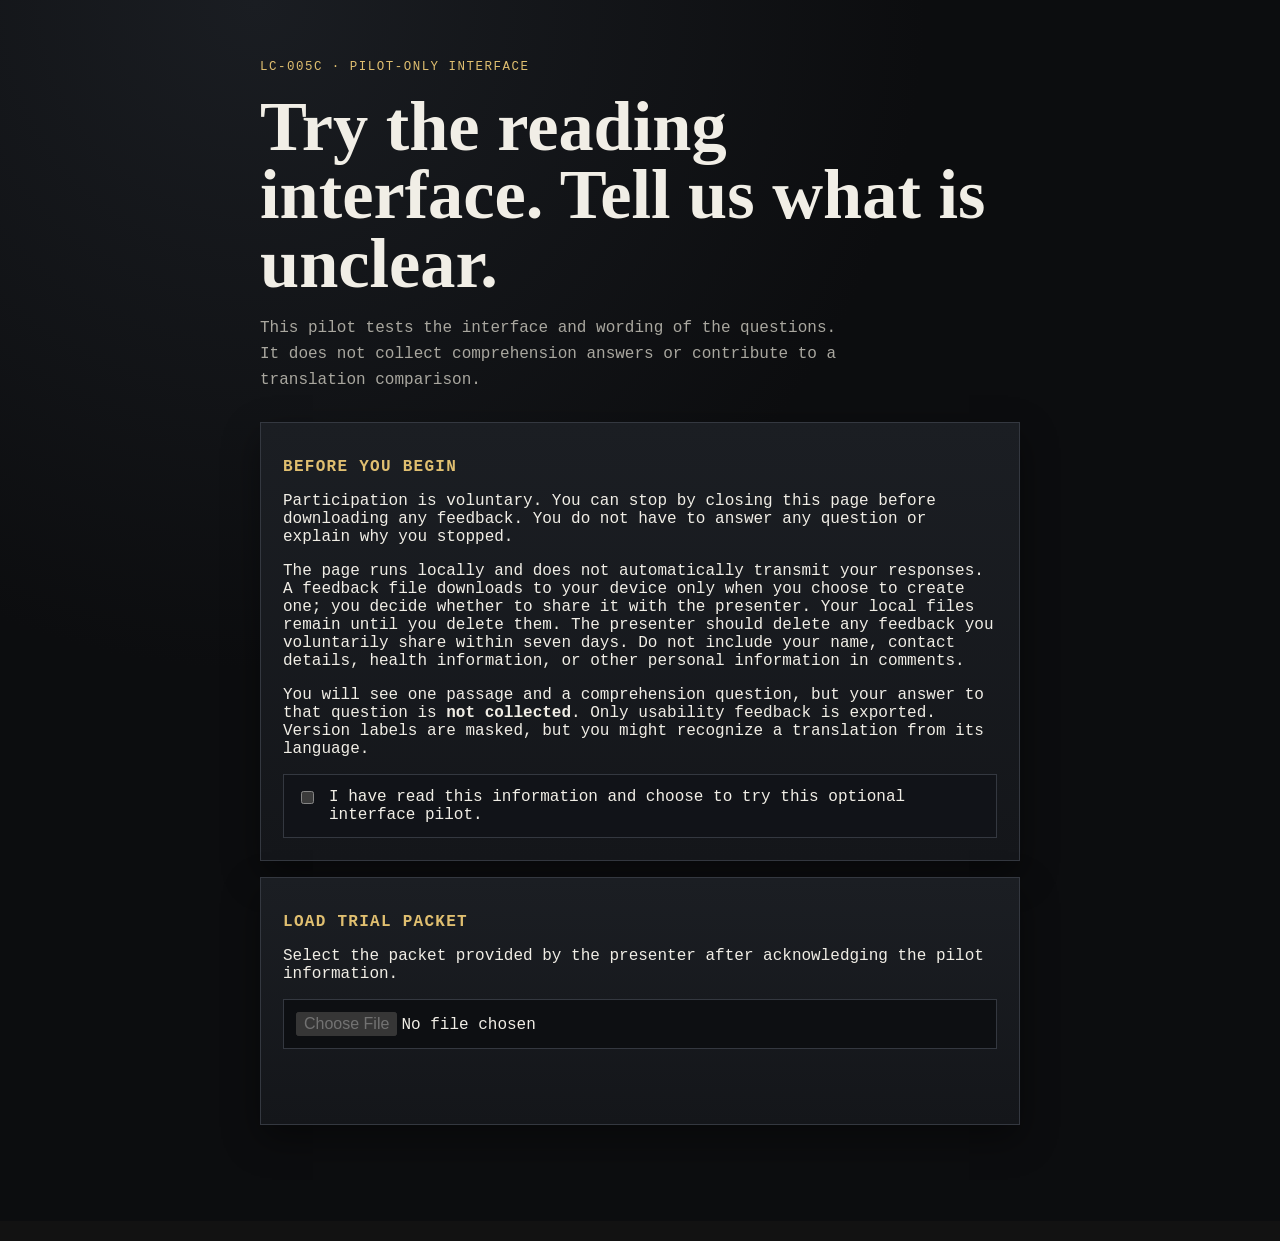
<file: tools/linguistic-carry/survey/index.html>
<!doctype html>
<html lang="en">
<head>
  <meta charset="utf-8">
  <meta name="viewport" content="width=device-width,initial-scale=1">
  <title>Receiver Study · Pilot-only Interface</title>
  <link rel="stylesheet" href="./survey.css">
</head>
<body>
  <main class="shell">
    <header class="mast">
      <p class="eyebrow">LC-005C · pilot-only interface</p>
      <h1>Try the reading interface. Tell us what is unclear.</h1>
      <p class="lede">This pilot tests the interface and wording of the questions. It does not collect comprehension answers or contribute to a translation comparison.</p>
    </header>
    <section class="panel" id="pilot-info">
      <h2>Before you begin</h2>
      <p>Participation is voluntary. You can stop by closing this page before downloading any feedback. You do not have to answer any question or explain why you stopped.</p>
      <p>The page runs locally and does not automatically transmit your responses. A feedback file downloads to your device only when you choose to create one; you decide whether to share it with the presenter. Your local files remain until you delete them. The presenter should delete any feedback you voluntarily share within seven days. Do not include your name, contact details, health information, or other personal information in comments.</p>
      <p>You will see one passage and a comprehension question, but your answer to that question is <strong>not collected</strong>. Only usability feedback is exported. Version labels are masked, but you might recognize a translation from its language.</p>
      <label class="choice"><input id="pilot-ack" type="checkbox"> I have read this information and choose to try this optional interface pilot.</label>
    </section>
    <section id="loader" class="panel">
      <h2>Load trial packet</h2>
      <p>Select the packet provided by the presenter after acknowledging the pilot information.</p>
      <input id="packet-file" type="file" accept=".json,application/json" disabled>
      <p id="load-status" class="status" aria-live="polite"></p>
    </section>

    <form id="pilot-form" class="panel hidden">
      <div class="receipt-line"><span>Pilot trial</span><code id="trial-label"></code></div>
      <blockquote id="passage"></blockquote>
      <fieldset>
        <legend id="prompt"></legend>
        <div id="options" class="options"></div>
        <p class="fine">Read the options to see whether they are understandable. Do not submit a choice; no comprehension answer is collected in this pilot.</p>
      </fieldset>

      <fieldset class="ratings">
        <label>Were the instructions clear?
          <select name="instructions_clear" required><option value="">Choose one</option><option value="yes">Yes</option><option value="no">No</option><option value="unsure">Unsure</option></select>
        </label>
        <label>Was the question understandable?
          <select name="question_clear" required><option value="">Choose one</option><option value="yes">Yes</option><option value="no">No</option><option value="unsure">Unsure</option></select>
        </label>
        <label>Was the page usable on this device?
          <select name="layout_usable" required><option value="">Choose one</option><option value="yes">Yes</option><option value="no">No</option><option value="unsure">Unsure</option></select>
        </label>
      </fieldset>

      <fieldset>
        <legend>What, if anything, was difficult?</legend>
        <div class="options">
          <label class="choice"><input type="checkbox" name="issues" value="passage_visibility"> Passage was hard to see or read</label>
          <label class="choice"><input type="checkbox" name="issues" value="question_ambiguous"> Question could mean several things</label>
          <label class="choice"><input type="checkbox" name="issues" value="choices_ambiguous"> Answer choices overlap or are confusing</label>
          <label class="choice"><input type="checkbox" name="issues" value="device_layout"> Page layout or controls did not work well</label>
          <label class="choice"><input type="checkbox" name="issues" value="version_recognized"> I could recognize the version despite hidden labels</label>
          <label class="choice"><input type="checkbox" name="issues" value="other"> Other issue</label>
        </div>
      </fieldset>
      <label class="stack">Optional interface note (no personal information)
        <textarea name="notes" maxlength="500" rows="3" placeholder="What should be clearer?"></textarea>
      </label>
      <button type="submit">Create pilot-only feedback file</button>
      <p class="fine">This feedback file contains no comprehension answer, translation arm, passage text, or identity. It cannot be used by the main study's scoring and aggregation commands.</p>
      <p id="form-status" class="status" aria-live="polite"></p>
    </form>

    <section id="done" class="panel hidden">
      <h2>Feedback file created</h2>
      <p>The feedback file is on your device; nothing was submitted automatically. Share it only if you choose. Delete the file when you no longer need it.</p>
      <button id="download-again" type="button">Download feedback again</button>
    </section>
  </main>
  <script type="module" src="./participant.mjs"></script>
</body>
</html>
</file>
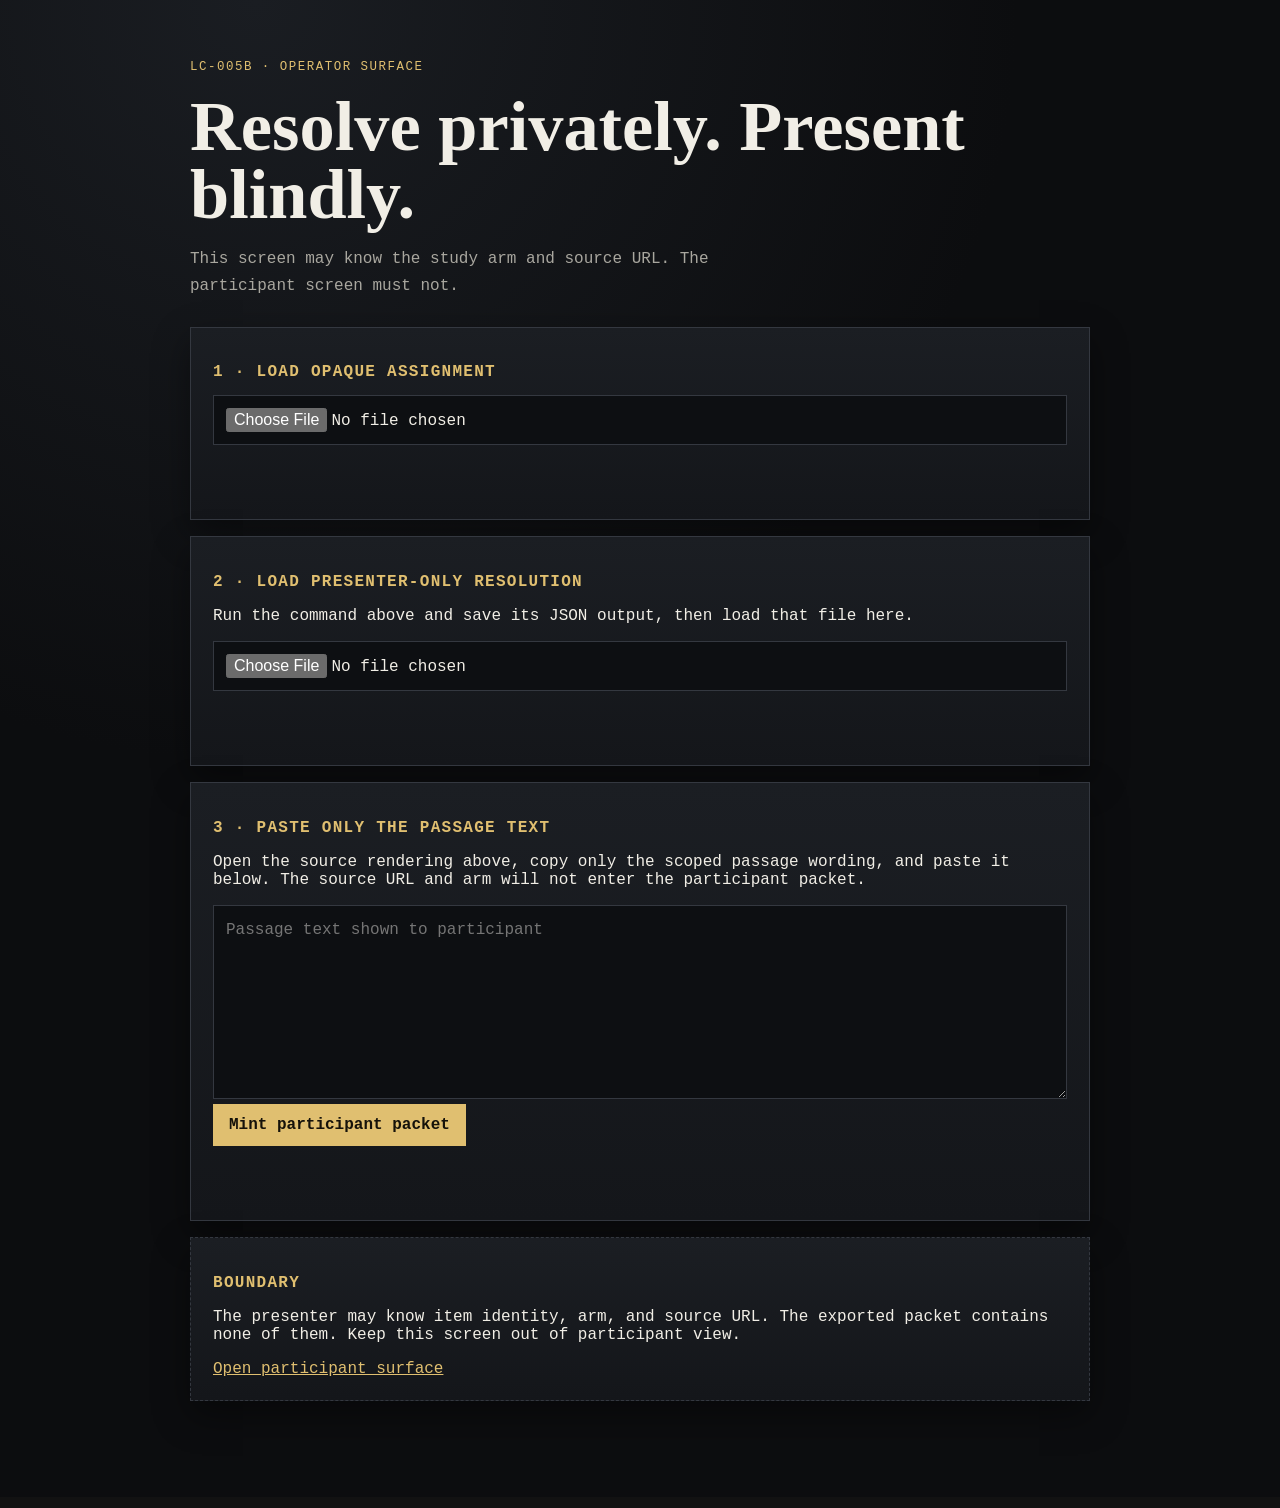
<file: tools/linguistic-carry/survey/presenter.html>
<!doctype html>
<html lang="en">
<head>
  <meta charset="utf-8">
  <meta name="viewport" content="width=device-width,initial-scale=1">
  <title>Receiver Study · Presenter</title>
  <link rel="stylesheet" href="./survey.css">
</head>
<body>
  <main class="shell wide">
    <header class="mast">
      <p class="eyebrow">LC-005B · operator surface</p>
      <h1>Resolve privately. Present blindly.</h1>
      <p class="lede">This screen may know the study arm and source URL. The participant screen must not.</p>
    </header>

    <section class="panel">
      <h2>1 · Load opaque assignment</h2>
      <input id="assignment-file" type="file" accept=".json,application/json">
      <div id="assignment-info" class="stack hidden">
        <label>Trial
          <select id="trial-select"></select>
        </label>
        <div class="command-box">
          <span>Resolve command</span>
          <code id="resolve-command"></code>
          <button id="copy-command" type="button" class="secondary">Copy</button>
        </div>
      </div>
      <p id="assignment-status" class="status" aria-live="polite"></p>
    </section>

    <section class="panel">
      <h2>2 · Load presenter-only resolution</h2>
      <p>Run the command above and save its JSON output, then load that file here.</p>
      <input id="resolution-file" type="file" accept=".json,application/json">
      <div id="resolution-info" class="operator-card hidden">
        <div><span>Internal item</span><code id="item-id"></code></div>
        <div><span>Arm</span><strong id="arm"></strong></div>
        <a id="source-link" target="_blank" rel="noopener noreferrer">Open source rendering</a>
      </div>
      <p id="resolution-status" class="status" aria-live="polite"></p>
    </section>

    <section class="panel">
      <h2>3 · Paste only the passage text</h2>
      <p>Open the source rendering above, copy only the scoped passage wording, and paste it below. The source URL and arm will not enter the participant packet.</p>
      <textarea id="passage-text" rows="7" placeholder="Passage text shown to participant"></textarea>
      <button id="build-packet" type="button">Mint participant packet</button>
      <p id="packet-status" class="status" aria-live="polite"></p>
    </section>

    <section class="panel boundary">
      <h2>Boundary</h2>
      <p>The presenter may know item identity, arm, and source URL. The exported packet contains none of them. Keep this screen out of participant view.</p>
      <a href="./index.html">Open participant surface</a>
    </section>
  </main>
  <script type="module" src="./presenter.mjs"></script>
</body>
</html>
</file>
<file: tools/linguistic-carry/survey/survey.css>
:root{
  color-scheme:dark;
  --bg:#0c0d0f;
  --panel:#14161a;
  --panel2:#1b1e23;
  --ink:#f1eee6;
  --muted:#a9a79f;
  --line:#343840;
  --accent:#e0bf70;
  --danger:#f09a93;
  font-family:ui-monospace,SFMono-Regular,Menlo,Consolas,monospace;
}
*{box-sizing:border-box}
body{margin:0;background:radial-gradient(circle at 20% 0,#1a1d22 0,var(--bg) 42%);color:var(--ink);min-height:100vh}
.shell{width:min(760px,calc(100% - 28px));margin:0 auto;padding:48px 0 80px}
.shell.wide{width:min(900px,calc(100% - 28px))}
.mast{margin-bottom:28px}
.eyebrow{text-transform:uppercase;letter-spacing:.12em;color:var(--accent);font-size:.78rem}
h1{font-family:Georgia,serif;font-size:clamp(2rem,7vw,4.4rem);line-height:.97;margin:.25em 0}
h2{font-size:1rem;text-transform:uppercase;letter-spacing:.08em;color:var(--accent)}
.lede{max-width:62ch;color:var(--muted);line-height:1.65}
.panel{background:linear-gradient(180deg,var(--panel2),var(--panel));border:1px solid var(--line);padding:22px;margin:16px 0;box-shadow:0 14px 34px #0006}
.boundary{border-style:dashed}
.hidden{display:none!important}
input[type=file],select,textarea,button{font:inherit}
input[type=file],select,textarea{width:100%;background:#0d0f12;color:var(--ink);border:1px solid var(--line);padding:12px}
textarea{resize:vertical;line-height:1.5}
button{background:var(--accent);color:#15120a;border:0;padding:12px 16px;font-weight:800;cursor:pointer}
button.secondary{background:#262a31;color:var(--ink);border:1px solid var(--line);padding:8px 10px}
button:hover{filter:brightness(1.08)}
blockquote{font-family:Georgia,serif;font-size:1.45rem;line-height:1.5;margin:24px 0;padding:22px;border-left:3px solid var(--accent);background:#0d0f12}
fieldset{border:0;padding:0;margin:28px 0}
legend{font-weight:800;font-size:1.08rem;line-height:1.45;margin-bottom:14px}
.options{display:grid;gap:10px}
.choice{display:flex;gap:12px;align-items:flex-start;padding:13px;border:1px solid var(--line);background:#111318;cursor:pointer}
.choice:has(input:checked){border-color:var(--accent);background:#211e16}
.choice input{margin-top:3px}
.ratings{display:grid;grid-template-columns:repeat(2,minmax(0,1fr));gap:12px;margin:22px 0}
.ratings label,.stack label{display:grid;gap:7px;color:var(--muted)}
.receipt-line,.operator-card>div{display:flex;justify-content:space-between;gap:18px;align-items:center}
code{overflow-wrap:anywhere;color:#d7d1c4}
.status{min-height:1.3em;color:#9bc9a8}
.status.error{color:var(--danger)}
.fine{color:var(--muted);font-size:.8rem;line-height:1.5}
.stack{display:grid;gap:14px;margin-top:18px}
.command-box{display:grid;grid-template-columns:auto 1fr auto;gap:10px;align-items:center;background:#0d0f12;padding:12px;border:1px solid var(--line)}
.operator-card{display:grid;gap:12px;margin-top:18px;padding:15px;background:#0d0f12;border:1px solid #6a5630}
a{color:var(--accent)}
@media(max-width:620px){
  .shell{padding-top:28px}
  .ratings{grid-template-columns:1fr}
  .command-box{grid-template-columns:1fr}
  .receipt-line,.operator-card>div{align-items:flex-start;flex-direction:column}
}
</file>
